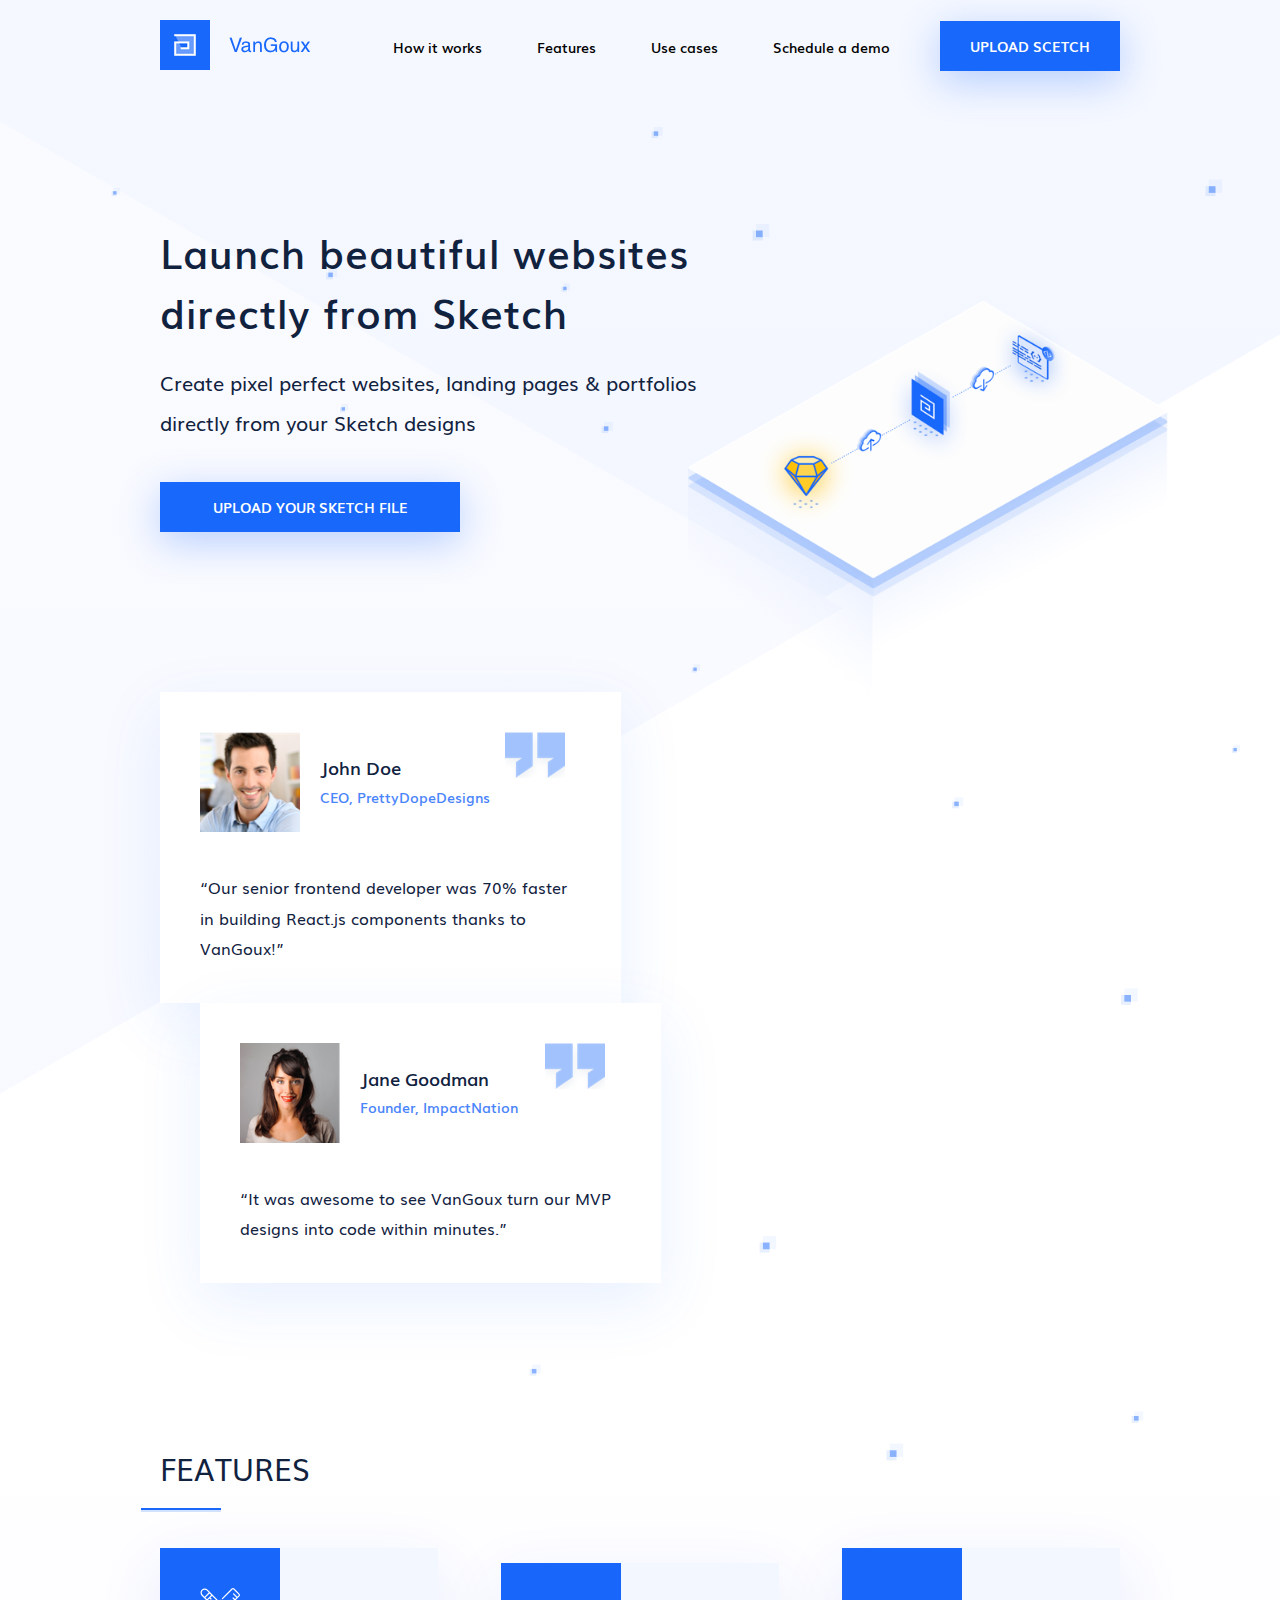
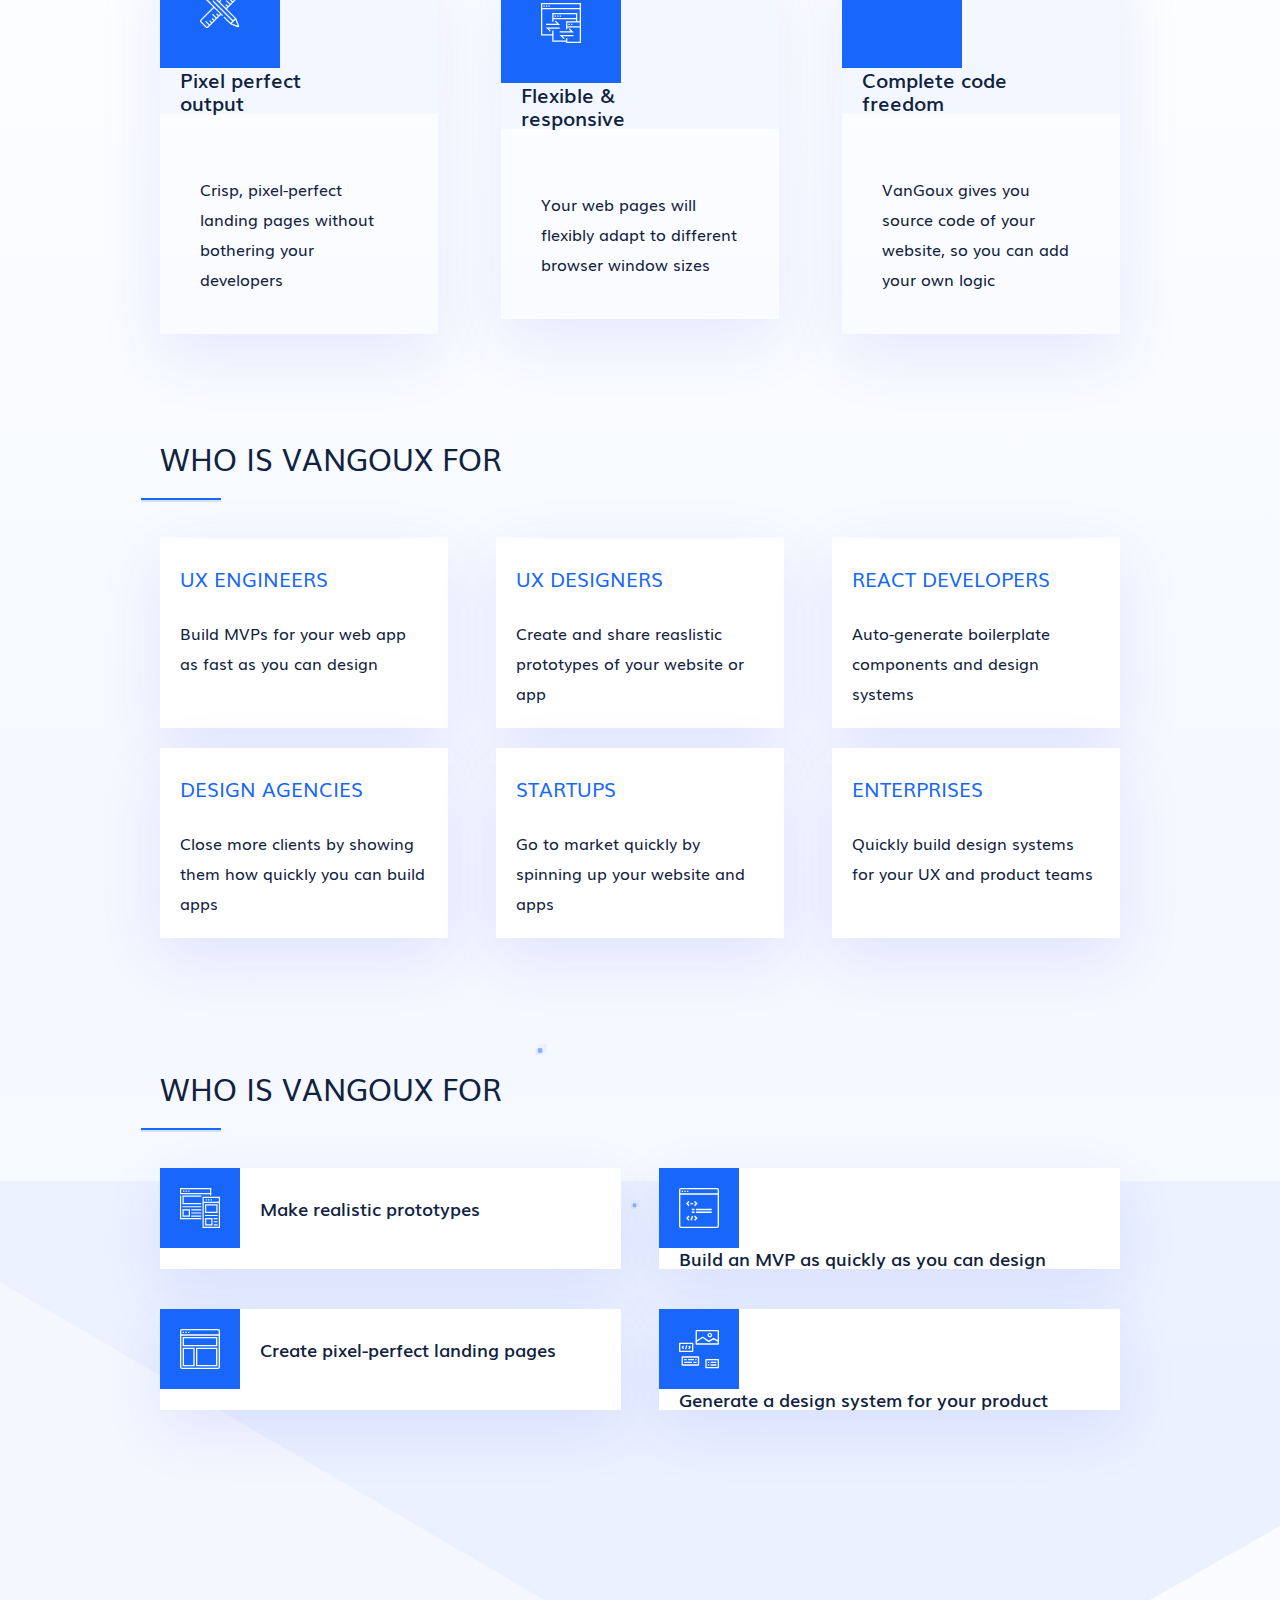
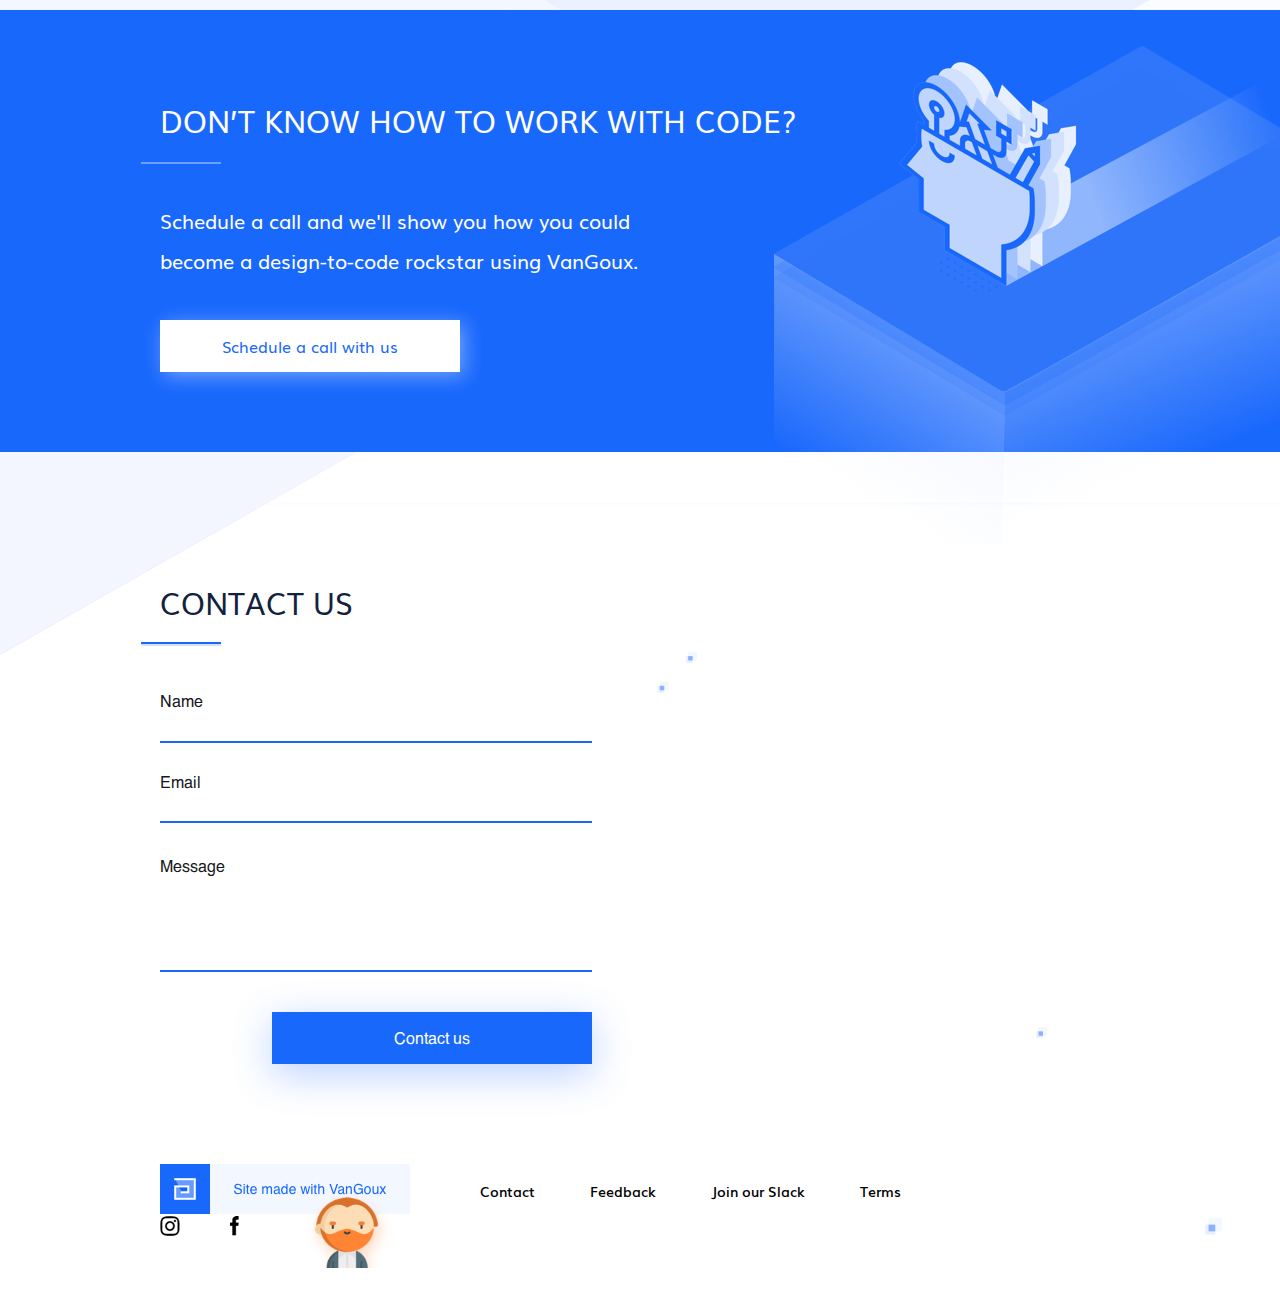
<file: index.html>
<!DOCTYPE html>
<html lang="en">

<head>
    <meta charset="UTF-8">
    <meta http-equiv="X-UA-Compatible" content="IE=edge">
    <meta name="viewport" content="width=device-width, initial-scale=1.0">
    <link rel="stylesheet" href="css/normalize.css">
    <link rel="stylesheet" href="css/main.css">
    <title>VanGoux</title>
</head>


<body>
    <!-- header -->
    <header class="header">
        <div class="container">
            <div class="header_content">
                <div class="logo-wrap">
                    <a href="/"><img src="png-images/logo.png" alt="logo"></a>
                </div>
                <div class="header_left">
                    <div class="menu-wrap">
                        <nav class="menu">
                            <a href="#" class="menu_item">How it works</a>
                            <a href="#" class="menu_item">Features</a>
                            <a href="#" class="menu_item">Use cases</a>
                            <a href="#" class="menu_item">Schedule a demo</a>
                        </nav>
                    </div>
                    <div class="download_btn">
                        <label class="custom-file-upload">
                            <input type="file">
                            Upload Scetch
                        </label>
                    </div>
                </div>
            </div>
        </div>
    </header>
    <!-- end header -->
    <!-- main content -->
    <main class="content">
        <!-- section one -->
        <section class="section one">
            <div class="container">
                <div class="description">
                    <div class="description_text">
                        <h1 class="description_hd">Launch beautiful websites directly from Sketch</h1>
                        <p class="description_par">Create pixel perfect websites, landing pages & portfolios directly from your Sketch designs</p>
                        <div class="description_btn download_btn">
                            <!-- <a href="#">upload your sketch file</a> -->
                            <label class="custom-file-upload">
                                <input type="file">
                                Upload Your Sketch File
                            </label>
                        </div>
                    </div>
                </div>
                <div class="mentors">
                    <div class="mentors_item">
                        <div class="first-block">
                            <div class="data">
                                <div class="data_avatar"><img src="png-images/testimonial-picture.png" alt="john doe"></div>
                                <div class="data_name">
                                    <p class="name">John Doe</p>
                                    <p class="position">CEO, PrettyDopeDesigns</p>
                                </div>
                            </div>
                        </div>
                        <div class="second-block">
                            <p class="quote">“Our senior frontend developer was 70% faster in building React.js components thanks to VanGoux!”</p>
                        </div>
                    </div>
                    <div class="mentors_item">
                        <div class="first-block">
                            <div class="data">
                                <div class="data_avatar"><img src="png-images/testimonial-picture_2.png" alt="john doe"></div>
                                <div class="data_name">
                                    <p class="name">Jane Goodman</p>
                                    <p class="position">Founder, ImpactNation</p>
                                </div>
                            </div>
                        </div>
                        <div class="second-block">
                            <p class="quote">“It was awesome to see VanGoux turn our MVP designs into code within minutes.”</p>
                        </div>
                    </div>
                </div>
            </div>
        </section>
        <!-- end section one -->
        <!-- section two -->
        <section class="section two">
            <div class="container">
                <div class="hd">
                    <h3>Features</h3>
                </div>
                <div class="wrapper features">
                    <div class="features_item">
                        <div class="feature_title">
                            <div class="wrapper_icon">
                                <img src="svg-imajes/icon-solid-pixel-perfect.svg" alt="pixel perfect output">
                            </div>
                            <div class="feature_name">
                                <p>Pixel perfect output</p>
                            </div>
                        </div>
                        <div class="block-description feature_description">
                            <p>Crisp, pixel-perfect landing pages without bothering your developers</p>
                        </div>
                    </div>
                    <div class="features_item">
                        <div class="feature_title">
                            <div class="wrapper_icon">
                                <img src="svg-imajes/icon-solid-flexible-responsive.svg" alt="flexible & responsive">
                            </div>
                            <div class="feature_name">
                                <p>Flexible & responsive</p>
                            </div>
                        </div>
                        <div class="block-description feature_description">
                            <p>Your web pages will flexibly adapt to different browser window sizes</p>
                        </div>
                    </div>
                    <div class="features_item">
                        <div class="feature_title">
                            <div class="wrapper_icon">
                                <img src="svg-imajes/icon-solid-reusable-components.svg" alt="complete code freedom">

                            </div>
                            <div class="feature_name">
                                <p>Complete code freedom</p>
                            </div>
                        </div>
                        <div class="block-description feature_description">
                            <p>VanGoux gives you source code of your website, so you can add your own logic</p>
                        </div>
                    </div>
                </div>
            </div>
        </section>
        <!-- end section two -->
        <!-- section three -->
        <section class="section three">
            <div class="container">
                <div class="hd">
                    <h3>Who is VanGoux for</h3>
                </div>
                <div class="wrapper">
                    <div class="vanGouxFor_item">
                        <p class="vanGouxFor_item__name">UX engineers</p>
                        <p class="block-description vanGouxFor_item__descp">
                            Build MVPs for your web app as fast as you can design
                        </p>
                    </div>
                    <div class="vanGouxFor_item">
                        <p class="vanGouxFor_item__name">UX designers</p>
                        <p class="block-description vanGouxFor_item__descp">
                            Create and share reaslistic prototypes of your website or app
                        </p>
                    </div>
                    <div class="vanGouxFor_item">
                        <p class="vanGouxFor_item__name">React developers</p>
                        <p class="block-description vanGouxFor_item__descp">
                            Auto-generate boilerplate components and design systems
                        </p>
                    </div>
                    <div class="vanGouxFor_item">
                        <p class="vanGouxFor_item__name">Design agencies</p>
                        <p class="block-description vanGouxFor_item__descp">
                            Close more clients by showing them how quickly you can build apps
                        </p>
                    </div>
                    <div class="vanGouxFor_item">
                        <p class="vanGouxFor_item__name">Startups</p>
                        <p class="block-description vanGouxFor_item__descp">
                            Go to market quickly by spinning up your website and apps
                        </p>
                    </div>
                    <div class="vanGouxFor_item">
                        <p class="vanGouxFor_item__name">Enterprises</p>
                        <p class="block-description vanGouxFor_item__descp">
                            Quickly build design systems for your UX and product teams
                        </p>
                    </div>
                </div>
            </div>
        </section>
        <!-- end section three -->
        <!-- section four -->
        <section class="section four">
            <div class="container">
                <div class="hd">
                    <h3>Who is VanGoux for</h3>
                </div>
                <div class="wrapper">
                    <div class="advantege_item">
                        <div class="wrapper_icon">
                            <img src="svg-imajes/icon-solid-realistic-prototype.svg" alt="make realistic prototypes">
                        </div>
                        <div class="feature_name advantege_name">
                            <p>Make realistic prototypes</p>
                        </div>
                    </div>
                    <div class="advantege_item">
                        <div class="wrapper_icon">
                            <img src="svg-imajes/icon-solid-mvp.svg" alt="build an MVP as quickly as you can design">
                        </div>
                        <div class="feature_name advantege_name">
                            <p>Build an MVP as quickly as you can design</p>
                        </div>
                    </div>
                    <div class="advantege_item">
                        <div class="wrapper_icon">
                            <img src="svg-imajes/icon-solid-landing-page.svg" alt="create pixel-perfect landing pages">
                        </div>
                        <div class="feature_name advantege_name">
                            <p>Create pixel-perfect landing pages</p>
                        </div>
                    </div>
                    <div class="advantege_item">
                        <div class="wrapper_icon">
                            <img src="svg-imajes/icon-solid-design-system.svg" alt="generate a design system for your product">
                        </div>
                        <div class="feature_name advantege_name">
                            <p>Generate a design system for your product</p>
                        </div>
                    </div>
                </div>
            </div>
        </section>
        <!-- end section four -->
        <!-- section five -->
        <section class="section five">
            <div class="container">
                <div class="hd">
                    <h3>Don’t know how to work with code?</h3>
                </div>
                <div class="description call_descrp">
                    <div class="description_text">
                        <p class="description_par">
                            Schedule a call and we'll show you how you could become a design-to-code rockstar using VanGoux.
                        </p>
                        <div class="description_btn call">
                            <a href="#">Schedule a call with us</a>
                        </div>
                    </div>
                </div>
            </div>
        </section>
        <!-- end section five -->
        <!-- section six -->
        <section class="section six">
            <div class="container">
                <div class="six_content">
                    <div class="form-wrap">
                        <div class="hd">
                            <h3>Contact Us</h3>
                        </div>
                        <form action="#" method="POST" class="form">
                            <input type="text" placeholder="Name" required>
                            <input type="email" placeholder="Email" required>
                            <textarea name="message" placeholder="Message" required></textarea>
                            <button class="form_btn download_btn">Contact us</button>
                        </form>
                    </div>
                    <div class="map-wrap">
                        <iframe src="https://www.google.com/maps/embed?pb=!1m18!1m12!1m3!1d2563.112611129965!2d36.33984361568228!3d50.02798567941924!2m3!1f0!2f0!3f0!3m2!1i1024!2i768!4f13.1!3m3!1m2!1s0x4127a77cfffb6fad%3A0x5d1b0f72b84bae04!2zMTYyWmgsINGD0LsuINCQ0LrQsNC00LXQvNC40LrQsCDQn9Cw0LLQu9C-0LLQsCwgMTYy0JYsINCl0LDRgNGM0LrQvtCyLCDQpdCw0YDRjNC60L7QstGB0LrQsNGPINC-0LHQu9Cw0YHRgtGMLCA2MTAwMA!5e0!3m2!1sru!2sua!4v1615156823151!5m2!1sru!2sua"
                            width="679" height="660" style="border:0;" allowfullscreen="" loading="lazy"></iframe>
                    </div>
                </div>
            </div>
        </section>
        <!-- end section six -->
    </main>
    <!-- end main-content -->
    <!-- footer -->
    <footer class="footer">
        <div class="container">
            <div class="footer_content">
                <div class="footer_item footer_box">
                    <div class="logo-wrap">
                        <a href="/"><img src="png-images/group-2.png" alt="logo"></a>
                    </div>
                    <div class="menu-wrap footer_menu">
                        <nav class="menu">
                            <a href="#" class="menu_item">Contact</a>
                            <a href="#" class="menu_item">Feedback</a>
                            <a href="#" class="menu_item">Join our Slack</a>
                            <a href="#" class="menu_item">Terms</a>
                        </nav>
                    </div>
                </div>
                <div class="footer_item footer_socialsBlock">
                    <div class="social_item">
                        <a href="#" class="fb"><img src="png-images/icon-instagram.png" alt="instagram"></a>
                    </div>
                    <div class="social_item">
                        <a href="#" class="inst"><img src="png-images/icon-facebook.png" alt="facebook"></a>
                    </div>
                </div>
            </div>
        </div>
    </footer>
    <!-- end footer -->
</body>

</html>
</file>
<file: css/main.css>
/* fonts */
    
    @font-face {
        font-family: Muli;
        src: url('../fonts/muli/Muli.ttf');
        font-weight: normal;
        font-style: normal;
    }
    
    @font-face {
        font-family: Muli-SemiBold;
        src: url('../fonts/muli/Muli-SemiBold.ttf');
        font-weight: 600;
        font-style: normal;
    }
    
    @font-face {
        font-family: Muli-Bold;
        src: url('../fonts/muli/Muli-Bold.ttf');
        font-weight: bold;
        font-style: normal;
    }
    
    @font-face {
        font-family: Muli-Bold;
        src: url('../fonts/muli/Muli-Bold.ttf');
        font-weight: bold;
        font-style: normal;
    }
    
    @font-face {
        font-family: Helvetica;
        src: url('../fonts/helvetica/helvetica-regular.otf');
        font-weight: normal;
        font-style: normal;
    }
    /* end fonts */
    
    * {
        box-sizing: border-box;
    }
    
    body {
        margin: 0;
        font-family: Muli;
        color: #11223f;
        background-image: url('../svg-imajes/background-decor.svg');
        background-repeat: no-repeat;
        background-size: cover;
        background-position: top;
    }
    
    a {
        text-decoration: none;
    }
    
    p,
    h1,
    h2,
    h3,
    h4,
    h4,
    h5 {
        margin: 0;
    }
    /* container */
    
    .container {
        max-width: 1440px;
        min-width: 320px;
        width: 100%;
        padding: 0 160px;
        margin: 0 auto;
    }
    /* end container */
    /* header */
    
    .header {
        padding-top: 20px;
    }
    
    .header_content {
        display: flex;
        flex-wrap: wrap;
        justify-content: space-between;
        align-items: center;
        flex-wrap: wrap;
    }
    
    .header_left {
        display: flex;
    }
    
    .menu-wrap {
        display: flex;
        flex-wrap: wrap;
        align-items: center;
    }
    
    .menu .menu_item {
        margin-left: 50px;
        font-family: Muli-SemiBold;
        font-size: 14px;
        color: #000000;
        text-align: center;
    }
    
    .menu .menu_item:first-child {
        margin-left: 0;
    }
    
    .header_left .download_btn {
        width: 180px;
        margin-left: 50px;
    }
    
    .download_btn {
        box-shadow: 0 10px 40px 0 rgb(25 104 252 / 30%);
        background-color: #1968fc;
        text-align: center;
    }
    
    .download_btn .custom-file-upload {
        display: block;
        padding: 17px;
        font-family: Muli-Bold;
        text-transform: uppercase;
        color: #ffffff;
        font-size: 14px;
        cursor: pointer;
    }
    /* end header */
    /* section one */
    
    .one {
        padding-top: 150px;
    }
    
    .description {
        position: relative;
    }
    
    .description::after {
        content: '';
        position: absolute;
        width: 480px;
        height: 500px;
        top: 25%;
        left: 55%;
        background-image: url(../png-images/illustration-main.png);
        background-repeat: no-repeat;
        background-size: contain;
    }
    
    .description_text {
        width: 56%;
    }
    
    .description_hd {
        margin: 0;
        font-family: Muli-SemiBold;
        font-size: 40px;
        line-height: 1.5;
        letter-spacing: 1px;
        color: #11223f;
    }
    
    .description_par {
        margin-top: 20px;
        line-height: 2;
        color: #11223f;
        font-size: 20px;
    }
    
    .description_text .description_btn {
        width: 300px;
        margin-top: 40px;
    }
    
    .mentors {
        display: flex;
        padding-top: 160px;
        flex-wrap: wrap;
        align-items: center;
    }
    
    .mentors_item {
        width: 48%;
        padding: 40px;
        margin-left: 40px;
        background-color: #ffffff;
        box-shadow: 0 20px 60px 0 rgba(25, 104, 252, 0.1);
    }
    
    .mentors_item:first-child {
        margin-left: 0;
    }
    
    .data {
        position: relative;
        font-size: 0;
    }
    
    .data::after {
        content: '';
        position: absolute;
        width: 60px;
        height: 46px;
        left: 80%;
        background-image: url('../png-images/illustration-quote.png');
        background-repeat: no-repeat;
    }
    
    .data_avatar {
        display: inline-block;
        vertical-align: middle;
    }
    
    .data_name {
        display: inline-block;
        margin-left: 20px;
        vertical-align: middle;
    }
    
    .name {
        font-family: Muli-SemiBold;
        font-size: 18px;
        line-height: 1.67;
    }
    
    .position {
        font-family: Muli-SemiBold;
        font-size: 14px;
        color: #1967fa;
        line-height: 2.14;
        opacity: 0.8;
    }
    
    .second-block {
        margin-top: 40px;
    }
    
    .second-block .quote {
        font-size: 16px;
        line-height: 1.88;
    }
    /* end section one */
    /* section two */
    
    .two {
        padding-top: 155px;
    }
    
    .features {
        height: 400px;
    }
    
    .features_item {
        width: 29%;
        box-shadow: 0 20px 60px 0 rgb(49 69 244 / 10%);
    }
    
    .features_item:first-child {
        align-self: flex-start;
    }
    
    .features_item:nth-child(2) {
        align-self: center;
    }
    
    .features_item:last-child {
        align-self: flex-end;
    }
    
    .feature_title {
        font-size: 0;
        background-color: #f3f7ff;
    }
    
    .wrapper_icon {
        display: inline-block;
        vertical-align: middle;
    }
    
    .feature_name {
        display: inline-block;
        width: 55%;
        margin-left: 20px;
        vertical-align: middle;
    }
    
    .feature_name p {
        font-family: Muli-SemiBold;
        font-size: 20px;
    }
    
    .feature_description {
        padding: 40px;
    }
    
    .hd h3 {
        position: relative;
        margin-bottom: 10px;
        font-weight: normal;
        font-size: 30px;
        line-height: 2;
        text-transform: uppercase;
    }
    
    .hd::after {
        content: '';
        position: absolute;
        left: 11%;
        border-bottom: 2px solid #1968fc;
        box-shadow: 0 2px 0 0 #d1e1fe;
        width: 80px;
    }
    /* end section two */
    /* section three */
    
    .three {
        padding-top: 120px;
    }
    
    .wrapper {
        display: flex;
        padding-top: 40px;
        flex-wrap: wrap;
        justify-content: space-between;
    }
    
    .vanGouxFor_item {
        width: 30%;
        padding: 20px;
        margin-top: 20px;
        background-color: #ffffff;
        box-shadow: 0 20px 60px 0 rgba(49, 69, 244, 0.1);
    }
    
    .vanGouxFor_item:first-child,
    .vanGouxFor_item:nth-child(2),
    .vanGouxFor_item:nth-child(3) {
        margin-top: 0px;
    }
    
    .vanGouxFor_item__name {
        color: #1967fa;
        font-size: 20px;
        line-height: 2;
        text-transform: uppercase;
    }
    
    .block-description {
        margin-top: 20px;
        font-size: 16px;
        line-height: 1.88;
    }
    
    .vanGouxFor_item__descp {
        margin-top: 20px;
    }
    /* end section three */
    /* section four */
    
    .advantege_item {
        width: 48%;
        margin-top: 40px;
        font-size: 0;
        background-color: #ffffff;
        box-shadow: 0 20px 60px 0 rgba(49, 69, 244, 0.1);
    }
    
    .advantege_item:first-child,
    .advantege_item:nth-child(2) {
        margin-top: 0;
    }
    
    .advantege_name {
        width: auto;
    }
    
    .advantege_name p {
        font-size: 18px;
    }
    /* end section four */
    /* section five */
    
    .five {
        padding: 80px 0;
        margin-top: 200px;
        background-color: #1968fc;
    }
    
    .five .hd h3 {
        color: #ffffff;
    }
    
    .five .hd::after {
        box-shadow: 0 2px 0 0 #6a9eff;
        background-color: #ffffff;
    }
    
    .call {
        box-shadow: 4px 4px 20px 0 rgba(255, 255, 255, 0.4);
        background-color: #ffffff;
        text-align: center;
    }
    
    .call a {
        display: block;
        padding: 17px;
        color: #1968fc;
    }
    
    .call_descrp {
        margin-top: 50px;
    }
    
    .call_descrp::after {
        content: '';
        position: absolute;
        width: 599px;
        height: 500px;
        top: -90%;
        left: 64%;
        background-image: url(../png-images/illustration-whiteglove.png);
        background-repeat: no-repeat;
        background-size: cover;
    }
    
    .call_descrp .description_par {
        margin-top: 0;
        color: #ffffff;
    }
    /*end section five */
    /*section six*/
    
    .six {
        padding-top: 120px;
        position: relative;
    }
    
    .six_content {
        display: flex;
        justify-content: space-between;
    }
    
    .form {
        display: flex;
        margin-top: 30px;
        flex-direction: column;
    }
    
    .form-wrap {
        width: 45%;
    }
    
    .map-wrap {
        position: absolute;
        width: 45%;
        top: 0;
        right: 0;
    }
    
    .form input {
        padding: 30px 0;
        border-top: none;
        border-left: none;
        border-right: none;
        border-bottom: 2px solid #1968fc;
        background-color: transparent;
        font-family: Helvetica;
        outline: none;
    }
    
    .form input:first-child {
        margin-top: 0;
    }
    
    .form textarea {
        padding: 30px 0 80px 0;
        border-top: none;
        border-left: none;
        border-right: none;
        border-bottom: 2px solid #1968fc;
        resize: none;
        background-color: transparent;
        outline: none;
    }
    
    .form .form_btn {
        width: 320px;
        padding: 17px;
        border: none;
        margin-top: 40px;
        margin-left: auto;
        color: #ffffff;
        cursor: pointer;
        font-family: Helvetica;
    }
    
     ::placeholder {
        color: #141720;
        line-height: 1.63;
        font-size: 16px;
        font-family: Helvetica;
    }
    
    .form input:focus::placeholder {
        opacity: 0;
    }
    
    .form textarea:focus::placeholder {
        opacity: 0;
    }
    
    input[type='file'] {
        display: none
    }
    /*end section six*/
    /* footer */
    
    .four {
        padding-top: 120px;
    }
    
    .footer {
        padding-top: 100px;
    }
    
    .footer_content {
        display: flex;
        flex-wrap: wrap;
        justify-content: space-between;
        align-items: center;
    }
    
    .footer_socials {
        font-size: 0;
    }
    
    .footer_socialsBlock {
        position: relative;
        width: 25%;
        font-size: 0;
    }
    
    .footer_socialsBlock::after {
        position: absolute;
        content: '';
        width: 90px;
        height: 100px;
        top: calc(50% - 35px);
        left: 60%;
        background-repeat: no-repeat;
        background-size: contain;
        background-image: url('../png-images/vincent-illustration.png');
    }
    
    .footer_box {
        display: flex;
        justify-content: space-between;
    }
    
    .footer_menu {
        margin-left: 70px;
    }
    
    .social_item {
        display: inline-block;
        margin-left: 50px;
    }
    
    .social_item:first-child {
        margin-left: 0;
    }
    /* end footer */
</file>
